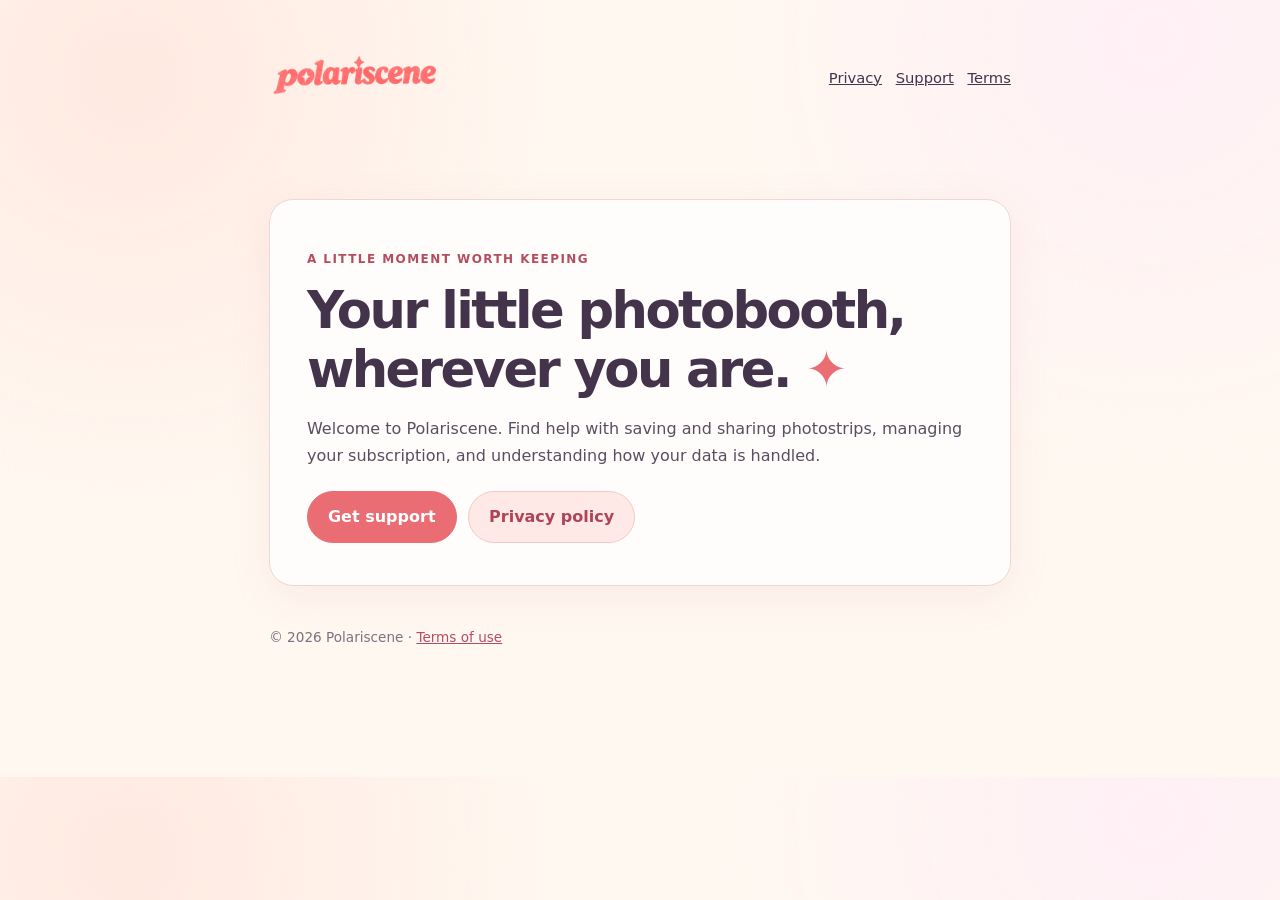
<file: index.html>
<!doctype html>
<html lang="en">
  <head>
    <meta charset="utf-8">
    <meta name="viewport" content="width=device-width,initial-scale=1">
    <title>Polariscene | Support & Privacy</title>
    <meta name="description" content="Official support, privacy policy, and subscription information for Polariscene.">
    <link rel="stylesheet" href="style.css?v=de8242a">
  </head>
  <body>
    <header class="top">
      <a class="brand" href="index.html">
      <img src="polariscene-logo.png" alt="Polariscene" class="brand-logo">
      </a>
      <nav>
        <a href="privacy.html">Privacy</a>
        <a href="support.html">Support</a>
        <a href="terms.html">Terms</a>
      </nav>
    </header>
    <main>
      <section class="panel">
        <p class="eyebrow">A little moment worth keeping</p>
        <h1>Your little photobooth, wherever you are. <span class="star">✦</span>
        </h1>
        <p>Welcome to Polariscene. Find help with saving and sharing photostrips, managing your subscription, and understanding how your data is handled.</p>
        <a class="button" href="support.html">Get support</a>
        <a class="button secondary" href="privacy.html">Privacy policy</a>
      </section>
      <footer>© 2026 Polariscene · <a href="terms.html">Terms of use</a>
    </footer>
  </main>
</body>
</html>
</file>
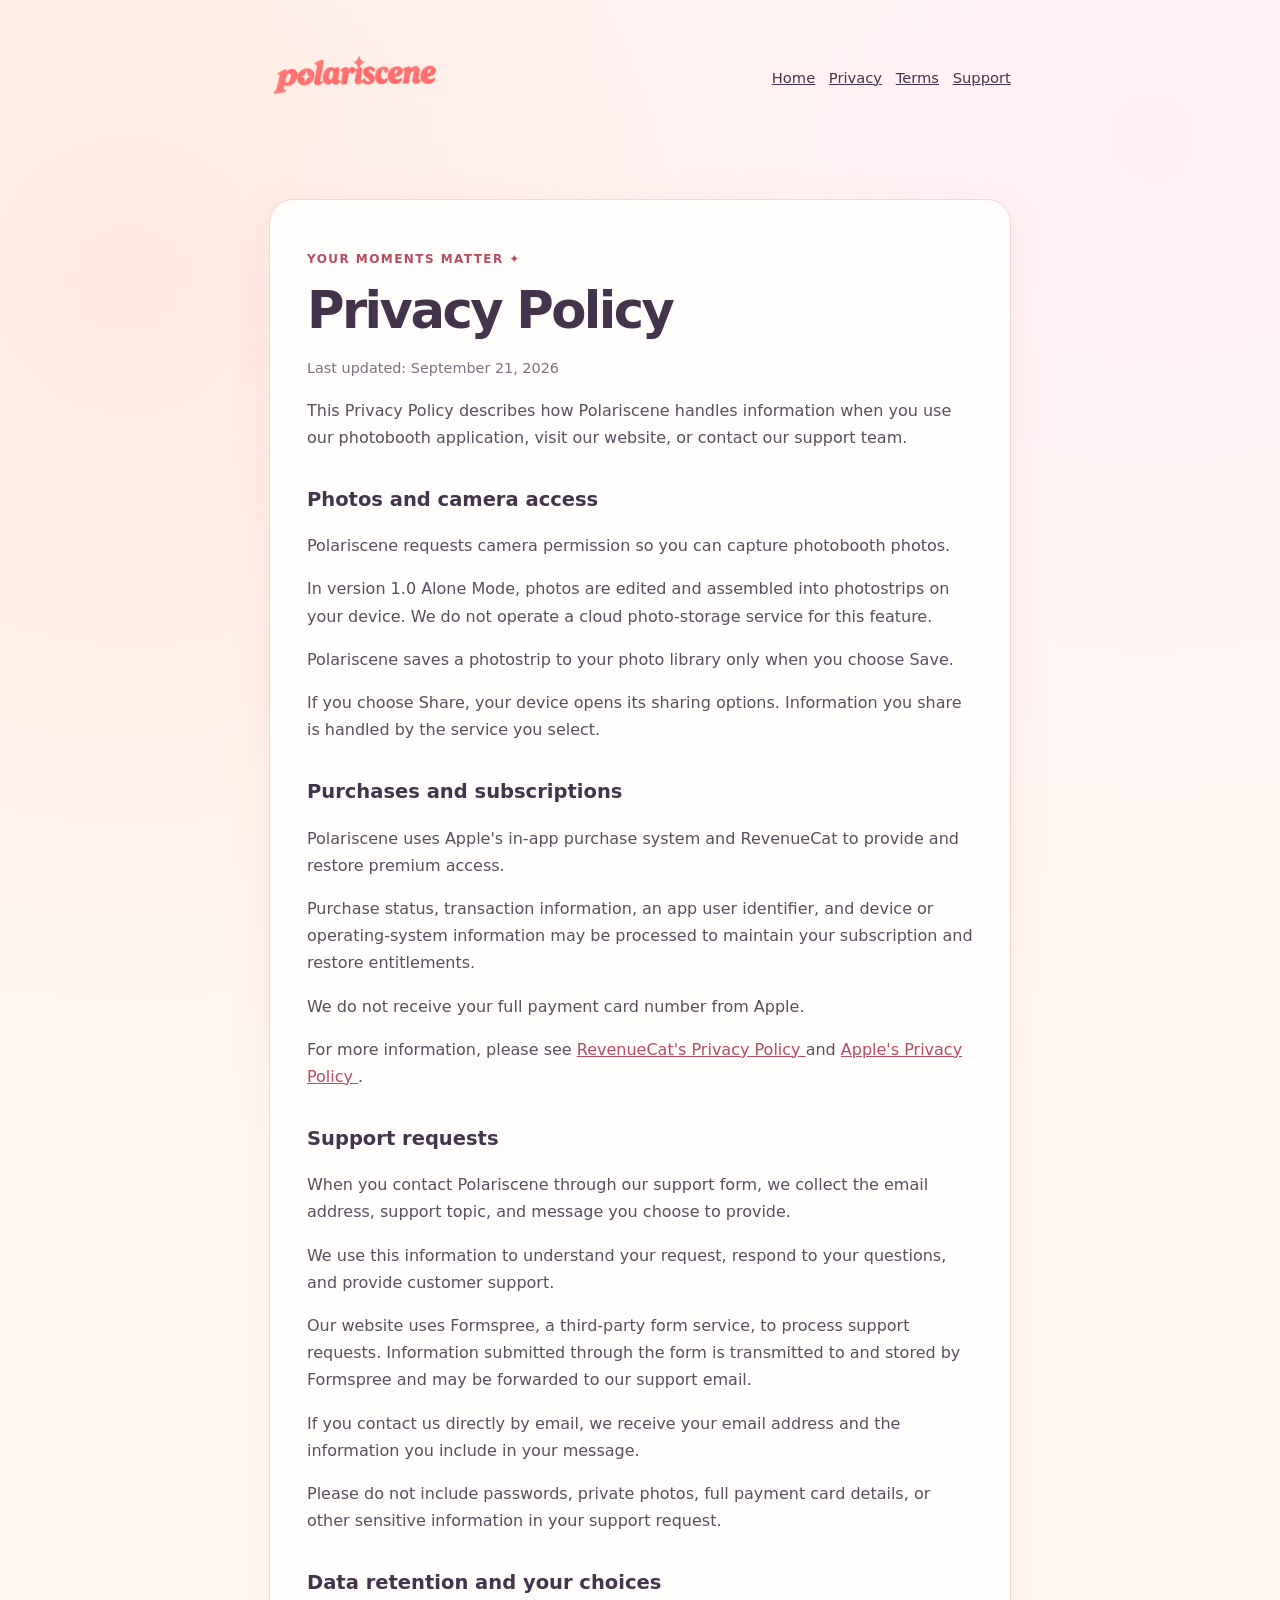
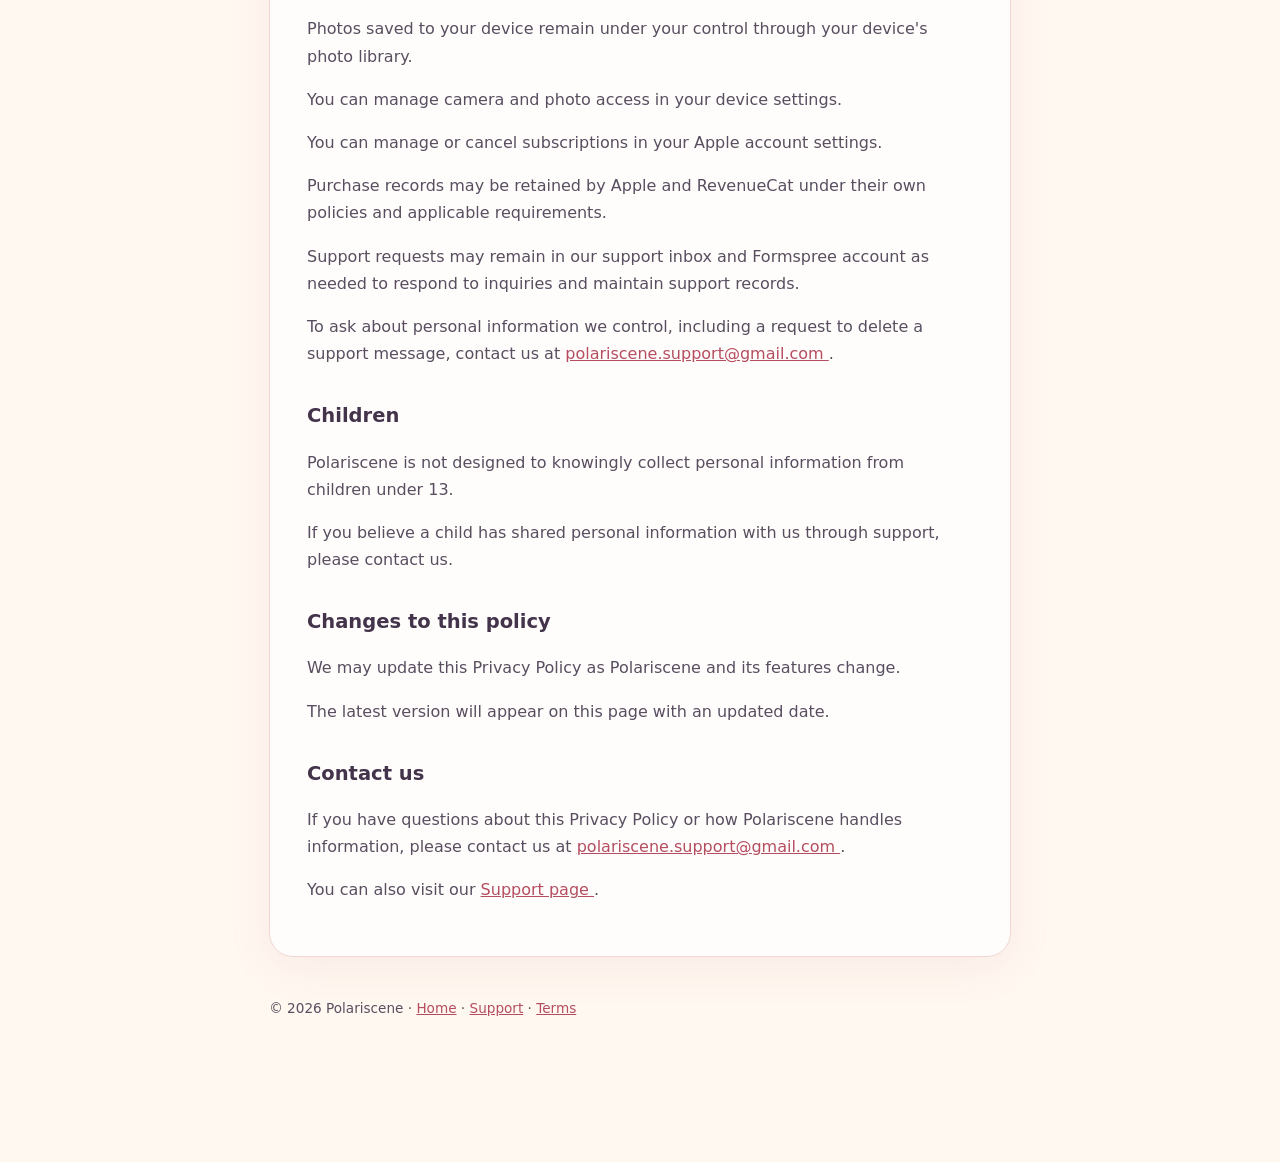
<file: privacy.html>
<!DOCTYPE html>
<html lang="en">
<head>
  <meta charset="UTF-8">
  <meta name="viewport" content="width=device-width, initial-scale=1.0">
  <meta name="description" content="Learn how Polariscene handles photos, subscriptions, and support requests.">
  <title>Privacy Policy | Polariscene</title>
  <link rel="stylesheet" href="style.css?v=de8242a">
</head>

<body>
  <header class="top">
    <a class="brand" href="index.html">
      <img
        src="polariscene-logo.png"
        alt="Polariscene"
        class="brand-logo"
      >
    </a>

    <nav aria-label="Main navigation">
      <a href="index.html">Home</a>
      <a href="privacy.html" aria-current="page">Privacy</a>
      <a href="terms.html">Terms</a>
      <a href="support.html">Support</a>
    </nav>
  </header>

  <main>
    <article class="panel">
      <p class="eyebrow">YOUR MOMENTS MATTER ✦</p>

      <h1>Privacy Policy</h1>

      <p class="date">
        Last updated: September 21, 2026
      </p>

      <p>
        This Privacy Policy describes how Polariscene handles
        information when you use our photobooth application,
        visit our website, or contact our support team.
      </p>

      <h2>Photos and camera access</h2>

      <p>
        Polariscene requests camera permission so you can
        capture photobooth photos.
      </p>

      <p>
        In version 1.0 Alone Mode, photos are edited and
        assembled into photostrips on your device. We do not
        operate a cloud photo-storage service for this feature.
      </p>

      <p>
        Polariscene saves a photostrip to your photo library
        only when you choose Save.
      </p>

      <p>
        If you choose Share, your device opens its sharing
        options. Information you share is handled by the
        service you select.
      </p>

      <h2>Purchases and subscriptions</h2>

      <p>
        Polariscene uses Apple's in-app purchase system
        and RevenueCat to provide and restore premium access.
      </p>

      <p>
        Purchase status, transaction information, an app user
        identifier, and device or operating-system information
        may be processed to maintain your subscription and
        restore entitlements.
      </p>

      <p>
        We do not receive your full payment card number
        from Apple.
      </p>

      <p>
        For more information, please see
        <a
          href="https://www.revenuecat.com/privacy/"
          target="_blank"
          rel="noopener noreferrer"
        >
          RevenueCat's Privacy Policy
        </a>
        and
        <a
          href="https://www.apple.com/legal/privacy/"
          target="_blank"
          rel="noopener noreferrer"
        >
          Apple's Privacy Policy
        </a>.
      </p>

      <h2>Support requests</h2>

      <p>
        When you contact Polariscene through our support form,
        we collect the email address, support topic, and message
        you choose to provide.
      </p>

      <p>
        We use this information to understand your request,
        respond to your questions, and provide customer support.
      </p>

      <p>
        Our website uses Formspree, a third-party form service,
        to process support requests. Information submitted
        through the form is transmitted to and stored by
        Formspree and may be forwarded to our support email.
      </p>

      <p>
        If you contact us directly by email, we receive
        your email address and the information you include
        in your message.
      </p>

      <p>
        Please do not include passwords, private photos,
        full payment card details, or other sensitive
        information in your support request.
      </p>

      <h2>Data retention and your choices</h2>

      <p>
        Photos saved to your device remain under your
        control through your device's photo library.
      </p>

      <p>
        You can manage camera and photo access in
        your device settings.
      </p>

      <p>
        You can manage or cancel subscriptions in
        your Apple account settings.
      </p>

      <p>
        Purchase records may be retained by Apple and
        RevenueCat under their own policies and
        applicable requirements.
      </p>

      <p>
        Support requests may remain in our support inbox
        and Formspree account as needed to respond to
        inquiries and maintain support records.
      </p>

      <p>
        To ask about personal information we control,
        including a request to delete a support message,
        contact us at
        <a href="mailto:polariscene.support@gmail.com">
          polariscene.support@gmail.com
        </a>.
      </p>

      <h2>Children</h2>

      <p>
        Polariscene is not designed to knowingly collect
        personal information from children under 13.
      </p>

      <p>
        If you believe a child has shared personal
        information with us through support, please
        contact us.
      </p>

      <h2>Changes to this policy</h2>

      <p>
        We may update this Privacy Policy as Polariscene
        and its features change.
      </p>

      <p>
        The latest version will appear on this page
        with an updated date.
      </p>

      <h2>Contact us</h2>

      <p>
        If you have questions about this Privacy Policy
        or how Polariscene handles information, please
        contact us at
        <a href="mailto:polariscene.support@gmail.com">
          polariscene.support@gmail.com
        </a>.
      </p>

      <p>
        You can also visit our
        <a href="support.html">
          Support page
        </a>.
      </p>
    </article>

    <footer>
      <p>
        © 2026 Polariscene ·
        <a href="index.html">Home</a> ·
        <a href="support.html">Support</a> ·
        <a href="terms.html">Terms</a>
      </p>
    </footer>
  </main>
</body>
</html>
</file>
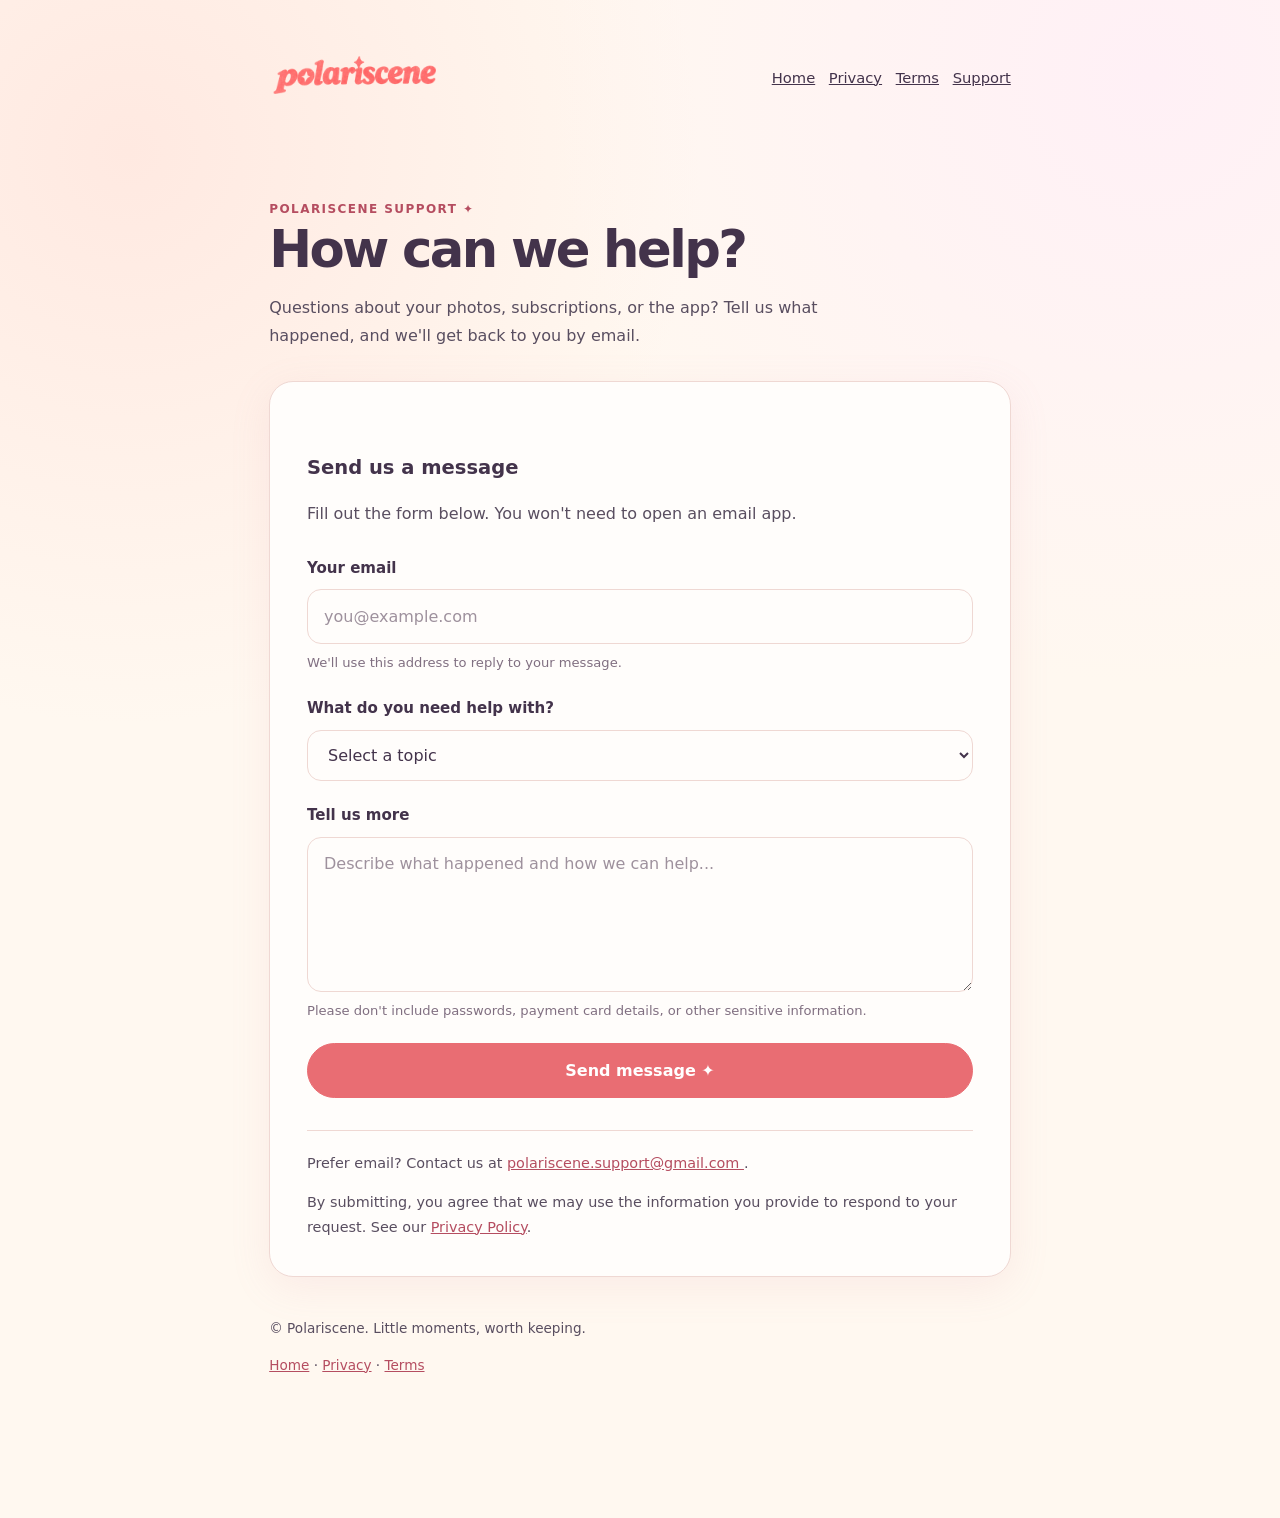
<file: support.html>
<!DOCTYPE html>
<html lang="en">
<head>
  <meta charset="UTF-8">
  <meta name="viewport" content="width=device-width, initial-scale=1.0">
  <meta name="description" content="Get help with Polariscene photos, subscriptions, and app issues.">
  <title>Support | Polariscene</title>
  <link rel="stylesheet" href="style.css?v=support-form-1">
  <style>
    .support-intro {
      max-width: 600px;
      margin-bottom: 2rem;
    }

    .support-intro h1 {
      margin-bottom: 1rem;
    }

    .support-intro p {
      margin-bottom: 0;
    }

    .support-form {
      display: grid;
      gap: 1.35rem;
      margin-top: 1.8rem;
    }

    .support-field {
      display: grid;
      gap: 0.5rem;
    }

    .support-field label {
      color: #43334b;
      font-size: 0.94rem;
      font-weight: 700;
    }

    .support-field input,
    .support-field select,
    .support-field textarea {
      display: block;
      width: 100%;
      min-width: 0;
      padding: 0.9rem 1rem;
      border: 1px solid #efd8d3;
      border-radius: 14px;
      outline: none;
      background: #fffdfb;
      color: #43334b;
      font: inherit;
      line-height: 1.5;
      transition:
        border-color 0.2s ease,
        box-shadow 0.2s ease;
    }

    .support-field input::placeholder,
    .support-field textarea::placeholder {
      color: #9e919d;
    }

    .support-field input:focus,
    .support-field select:focus,
    .support-field textarea:focus {
      border-color: #e96d73;
      box-shadow: 0 0 0 3px rgba(233, 109, 115, 0.13);
    }

    .support-field textarea {
      min-height: 155px;
      resize: vertical;
    }

    .support-help {
      margin: 0;
      color: #806f81;
      font-size: 0.82rem;
    }

    .support-submit {
      display: inline-flex;
      align-items: center;
      justify-content: center;
      width: 100%;
      min-height: 50px;
      padding: 0.8rem 1.25rem;
      border: 1px solid #e96d73;
      border-radius: 100px;
      background: #e96d73;
      color: #ffffff;
      font: inherit;
      font-weight: 750;
      cursor: pointer;
      transition:
        background-color 0.2s ease,
        transform 0.2s ease,
        box-shadow 0.2s ease;
    }

    .support-submit:hover:not(:disabled) {
      background: #d95c65;
      transform: translateY(-2px);
      box-shadow: 0 6px 18px rgba(233, 109, 115, 0.18);
    }

    .support-submit:disabled {
      cursor: wait;
      opacity: 0.7;
    }

    .support-status {
      margin: 0;
      padding: 0;
      font-size: 0.93rem;
    }

    .support-status:empty {
      display: none;
    }

    .support-status[data-state="success"] {
      padding: 0.85rem 1rem;
      border: 1px solid #b9ddc2;
      border-radius: 12px;
      background: #f0faf2;
      color: #27663b;
    }

    .support-status[data-state="error"] {
      padding: 0.85rem 1rem;
      border: 1px solid #f1c3c0;
      border-radius: 12px;
      background: #fff1ef;
      color: #a63b43;
    }

    .support-divider {
      height: 1px;
      margin: 2rem 0 1.25rem;
      background: #efd8d3;
    }

    .support-alternative {
      margin-bottom: 0;
      font-size: 0.9rem;
    }

    .support-alternative a {
      color: #b54d60;
      overflow-wrap: anywhere;
    }

    .support-trap {
      display: none;
    }

    @media (max-width: 480px) {
      .support-field input,
      .support-field select,
      .support-field textarea {
        font-size: 16px;
      }
    }
  </style>
</head>

<body>
  <header class="top">
    <a class="brand" href="index.html">
      <img
        src="polariscene-logo.png"
        alt="Polariscene"
        class="brand-logo"
      >
    </a>

    <nav aria-label="Main navigation">
      <a href="index.html">Home</a>
      <a href="privacy.html">Privacy</a>
      <a href="terms.html">Terms</a>
      <a href="support.html" aria-current="page">Support</a>
    </nav>
  </header>

  <main>
    <div class="support-intro">
      <p class="eyebrow">POLARISCENE SUPPORT ✦</p>
      <h1>How can we help?</h1>
      <p>
        Questions about your photos, subscriptions, or the app?
        Tell us what happened, and we'll get back to you by email.
      </p>
    </div>

    <section class="panel">
      <h2>Send us a message</h2>
      <p>
        Fill out the form below. You won't need to open an email app.
      </p>

      <form
        id="polariscene-support-form"
        class="support-form"
        action="https://formspree.io/f/xoevddgr"
        method="POST"
      >
        <input
          type="hidden"
          name="subject"
          value="Polariscene Support Request"
        >

        <div class="support-trap" aria-hidden="true">
          <label for="website">Leave this field empty</label>
          <input
            type="text"
            id="website"
            name="_gotcha"
            tabindex="-1"
            autocomplete="off"
          >
        </div>

        <div class="support-field">
          <label for="support-email">
            Your email
          </label>

          <input
            id="support-email"
            type="email"
            name="email"
            placeholder="you@example.com"
            autocomplete="email"
            maxlength="254"
            required
          >

          <p class="support-help">
            We'll use this address to reply to your message.
          </p>
        </div>

        <div class="support-field">
          <label for="support-topic">
            What do you need help with?
          </label>

          <select
            id="support-topic"
            name="topic"
            required
          >
            <option value="" disabled selected>
              Select a topic
            </option>

            <option value="Saving or sharing photos">
              Saving or sharing photos
            </option>

            <option value="Frames or photo editor">
              Frames or photo editor
            </option>

            <option value="Subscription or payment">
              Subscription or payment
            </option>

            <option value="Report a problem">
              Report a problem
            </option>

            <option value="Privacy or data request">
              Privacy or data request
            </option>

            <option value="Other">
              Other
            </option>
          </select>
        </div>

        <div class="support-field">
          <label for="support-message">
            Tell us more
          </label>

          <textarea
            id="support-message"
            name="message"
            placeholder="Describe what happened and how we can help..."
            minlength="10"
            maxlength="5000"
            required
          ></textarea>

          <p class="support-help">
            Please don't include passwords, payment card details,
            or other sensitive information.
          </p>
        </div>

        <button
          id="support-submit"
          class="support-submit"
          type="submit"
        >
          Send message ✦
        </button>

        <p
          id="support-status"
          class="support-status"
          role="status"
          aria-live="polite"
        ></p>
      </form>

      <div class="support-divider"></div>

      <p class="support-alternative">
        Prefer email?
        Contact us at
        <a href="mailto:polariscene.support@gmail.com">
          polariscene.support@gmail.com
        </a>.
      </p>

      <p class="support-alternative">
        By submitting, you agree that we may use the information
        you provide to respond to your request.
        See our
        <a href="privacy.html">Privacy Policy</a>.
      </p>
    </section>

    <footer>
      <p>© Polariscene. Little moments, worth keeping.</p>
      <p>
        <a href="index.html">Home</a>
        · <a href="privacy.html">Privacy</a>
        · <a href="terms.html">Terms</a>
      </p>
    </footer>
  </main>

  <script>
    const form = document.getElementById("polariscene-support-form");
    const submitButton = document.getElementById("support-submit");
    const statusMessage = document.getElementById("support-status");

    form.addEventListener("submit", async (event) => {
      event.preventDefault();

      if (!form.reportValidity()) {
        return;
      }

      const endpoint = form.getAttribute("action");

      if (endpoint.includes("YOUR_FORM_ID")) {
        statusMessage.dataset.state = "error";
        statusMessage.textContent =
          "The support form is not connected yet. Please try again later.";
        return;
      }

      submitButton.disabled = true;
      submitButton.textContent = "Sending...";
      statusMessage.textContent = "";
      statusMessage.removeAttribute("data-state");

      try {
        const response = await fetch(endpoint, {
          method: "POST",
          body: new FormData(form),
          headers: {
            Accept: "application/json"
          }
        });

        if (!response.ok) {
          let message =
            "Your message could not be sent. Please try again.";

          try {
            const result = await response.json();

            if (Array.isArray(result.errors)) {
              message = result.errors
                .map((error) => error.message)
                .filter(Boolean)
                .join(" ") || message;
            }
          } catch {
            message =
              "Your message could not be sent. Please try again.";
          }

          throw new Error(message);
        }

        form.reset();

        statusMessage.dataset.state = "success";
        statusMessage.textContent =
          "Message received! Thank you for contacting Polariscene. We'll get back to you by email.";
      } catch (error) {
        statusMessage.dataset.state = "error";
        statusMessage.textContent =
          error.message ||
          "Your message could not be sent. Please try again.";
      } finally {
        submitButton.disabled = false;
        submitButton.textContent = "Send message ✦";
      }
    });
  </script>
</body>
</html>
</file>
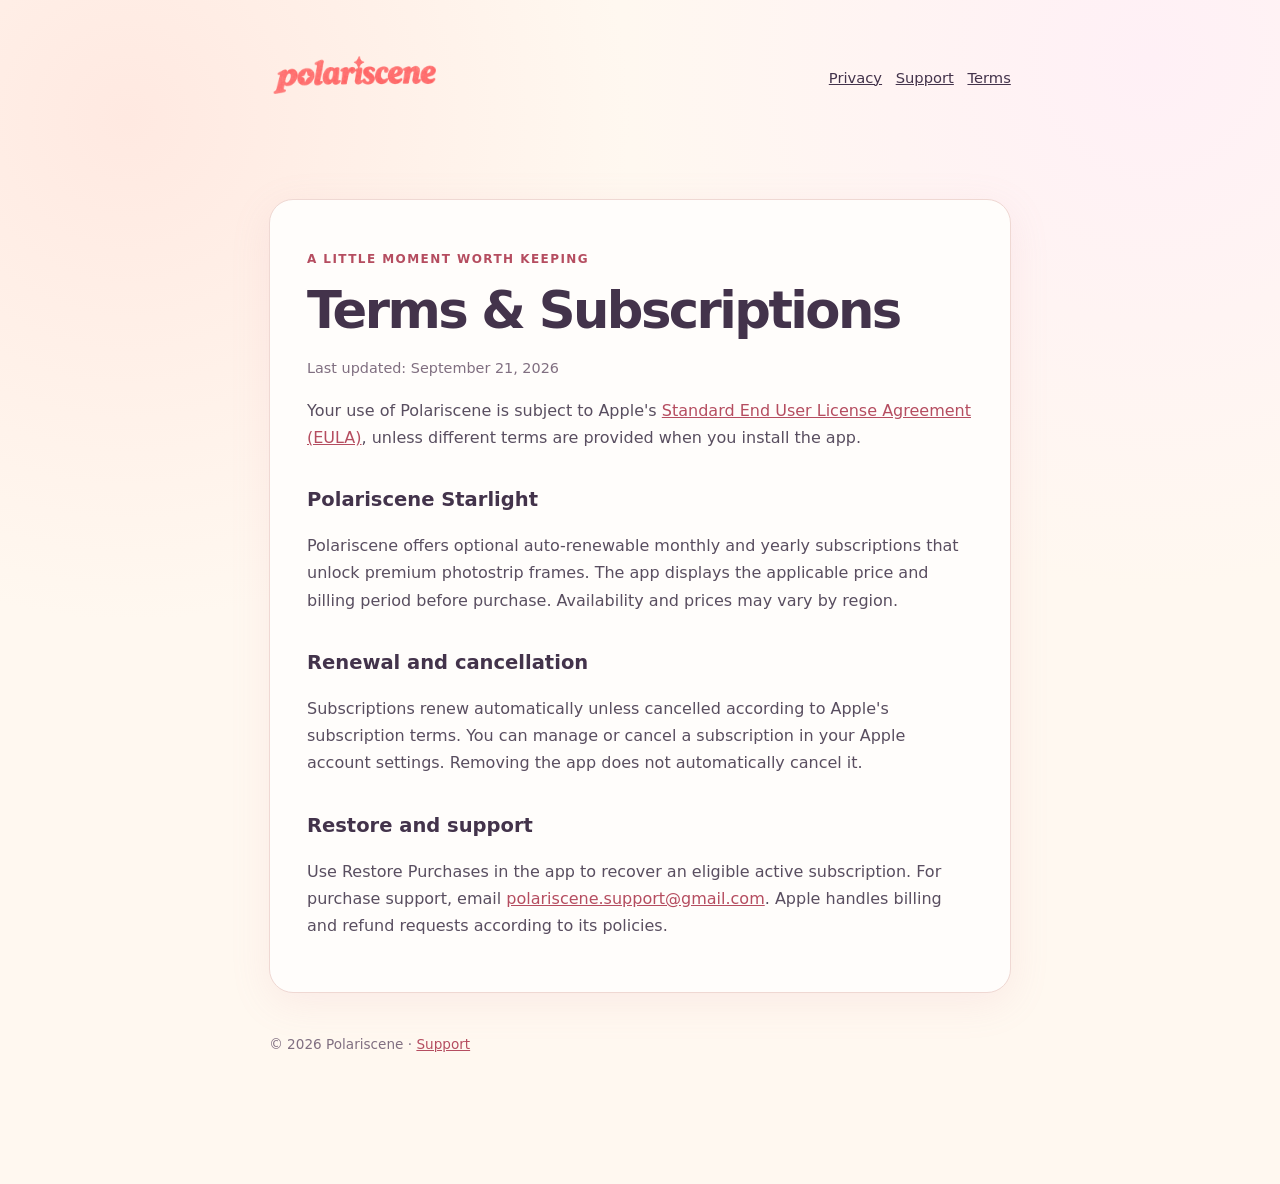
<file: terms.html>
<!doctype html>
<html lang="en">
  <head>
    <meta charset="utf-8">
    <meta name="viewport" content="width=device-width,initial-scale=1">
    <title>Terms & Subscriptions | Polariscene</title>
    <link rel="stylesheet" href="style.css?v=de8242a">
  </head>
  <body>
    <header class="top">
      <a class="brand" href="index.html">
      <img src="polariscene-logo.png" alt="Polariscene" class="brand-logo">
      </a>
      <nav>
        <a href="privacy.html">Privacy</a>
        <a href="support.html">Support</a>
        <a href="terms.html">Terms</a>
      </nav>
    </header>
    <main>
      <article class="panel">
        <p class="eyebrow">A little moment worth keeping</p>
        <h1>Terms & Subscriptions</h1>
        <p class="date">Last updated: September 21, 2026</p>
        <p>Your use of Polariscene is subject to Apple's <a href="https://www.apple.com/legal/internet-services/itunes/dev/stdeula/">Standard End User License Agreement (EULA)</a>, unless different terms are provided when you install the app.</p>
        <h2>Polariscene Starlight</h2>
        <p>Polariscene offers optional auto-renewable monthly and yearly subscriptions that unlock premium photostrip frames. The app displays the applicable price and billing period before purchase. Availability and prices may vary by region.</p>
        <h2>Renewal and cancellation</h2>
        <p>Subscriptions renew automatically unless cancelled according to Apple's subscription terms. You can manage or cancel a subscription in your Apple account settings. Removing the app does not automatically cancel it.</p>
        <h2>Restore and support</h2>
        <p>Use Restore Purchases in the app to recover an eligible active subscription. For purchase support, email <a href="https://mail.google.com/mail/?view=cm&amp;fs=1&amp;to=polariscene.support@gmail.com" target="_blank" rel="noopener noreferrer">polariscene.support@gmail.com</a>. Apple handles billing and refund requests according to its policies.</p>
      </article>
      <footer>© 2026 Polariscene · <a href="support.html">Support</a>
    </footer>
  </main>
</body>
</html>
</file>
<file: style.css>
:root {
  color-scheme: light;
  --cream: #fff8f0;
  --ink: #43334b;
  --muted: #806f81;
  --coral: #e96d73;
  --coral-hover: #d95c65;
  --coral-soft: #ffe9e6;
  --coral-line: #f5c9c5;
  --line: #efd8d3;
  --lav: #ffe9e6;
}

* {
  box-sizing: border-box;
}

body {
  margin: 0;
  background:
    radial-gradient(
      circle at 90% 5%,
      #fff0f6,
      transparent 33%
    ),
    radial-gradient(
      circle at 10% 10%,
      #ffe9e1,
      transparent 32%
    ),
    var(--cream);
  color: var(--ink);
  font: 16px/1.7 system-ui, -apple-system, Segoe UI, sans-serif;
}

main {
  max-width: 780px;
  margin: 4rem auto;
  padding: 0 1.2rem 4rem;
}

.top {
  display: flex;
  align-items: center;
  justify-content: space-between;
  gap: 1rem;
  margin: 1.2rem auto;
  max-width: 780px;
  padding: 0 1.2rem;
  flex-wrap: wrap;
}

.brand {
  display: inline-flex;
  align-items: center;
  max-width: 100%;
  text-decoration: none;
  color: var(--ink);
  font-size: 1.2rem;
  font-weight: 800;
  letter-spacing: -0.03em;
}

.brand-logo {
  display: block;
  width: 174px;
  max-width: 100%;
  height: auto;
  object-fit: contain;
}

.star {
  color: var(--coral);
}

nav {
  display: flex;
  gap: 0.85rem;
  flex-wrap: wrap;
}

nav a {
  color: var(--ink);
  font-size: 0.92rem;
}

nav a:hover {
  color: var(--coral-hover);
}

h1 {
  font-size: clamp(2rem, 6vw, 3.2rem);
  letter-spacing: -0.05em;
  line-height: 1.15;
  margin: 0 0 1rem;
}

h2 {
  font-size: 1.22rem;
  margin: 2rem 0 0.45rem;
}

p,
li {
  color: #594e60;
}

a {
  color: #b54d60;
}

a:hover {
  text-decoration: none;
}

.eyebrow {
  text-transform: uppercase;
  letter-spacing: 0.12em;
  color: #b54d60;
  font-weight: 700;
  font-size: 0.75rem;
}

.panel {
  background: #fffdfb;
  border: 1px solid var(--line);
  border-radius: 24px;
  padding: clamp(1.25rem, 4vw, 2.3rem);
  box-shadow: 0 10px 40px rgba(216, 140, 156, 0.12);
}

.button {
  display: inline-block;
  background: var(--coral);
  color: #ffffff;
  text-decoration: none;
  border: 1px solid var(--coral);
  border-radius: 100px;
  padding: 0.7rem 1.25rem;
  font-weight: 700;
  margin: 0.35rem 0.4rem 0.35rem 0;
  transition:
    background-color 0.2s ease,
    border-color 0.2s ease,
    color 0.2s ease,
    transform 0.2s ease,
    box-shadow 0.2s ease;
}

.button:hover {
  background: var(--coral-hover);
  border-color: var(--coral-hover);
  color: #ffffff;
  transform: translateY(-2px);
  box-shadow: 0 6px 18px rgba(233, 109, 115, 0.18);
}

.button.secondary {
  background: var(--coral-soft);
  color: #ad4557;
  border: 1px solid var(--coral-line);
  box-shadow: none;
}

.button.secondary:hover {
  background: #ffddd9;
  color: #a43c50;
  border-color: #f0b8b3;
  box-shadow: 0 6px 16px rgba(233, 109, 115, 0.1);
}

footer {
  margin-top: 2.5rem;
  color: var(--muted);
  font-size: 0.85rem;
}

footer a {
  color: #b54d60;
}

.note {
  border-left: 3px solid var(--coral);
  padding-left: 1rem;
}

.date {
  color: var(--muted);
  font-size: 0.9rem;
}

ul {
  padding-left: 1.4rem;
}

@media (max-width: 480px) {
  .brand-logo {
    width: 148px;
  }
}
</file>
